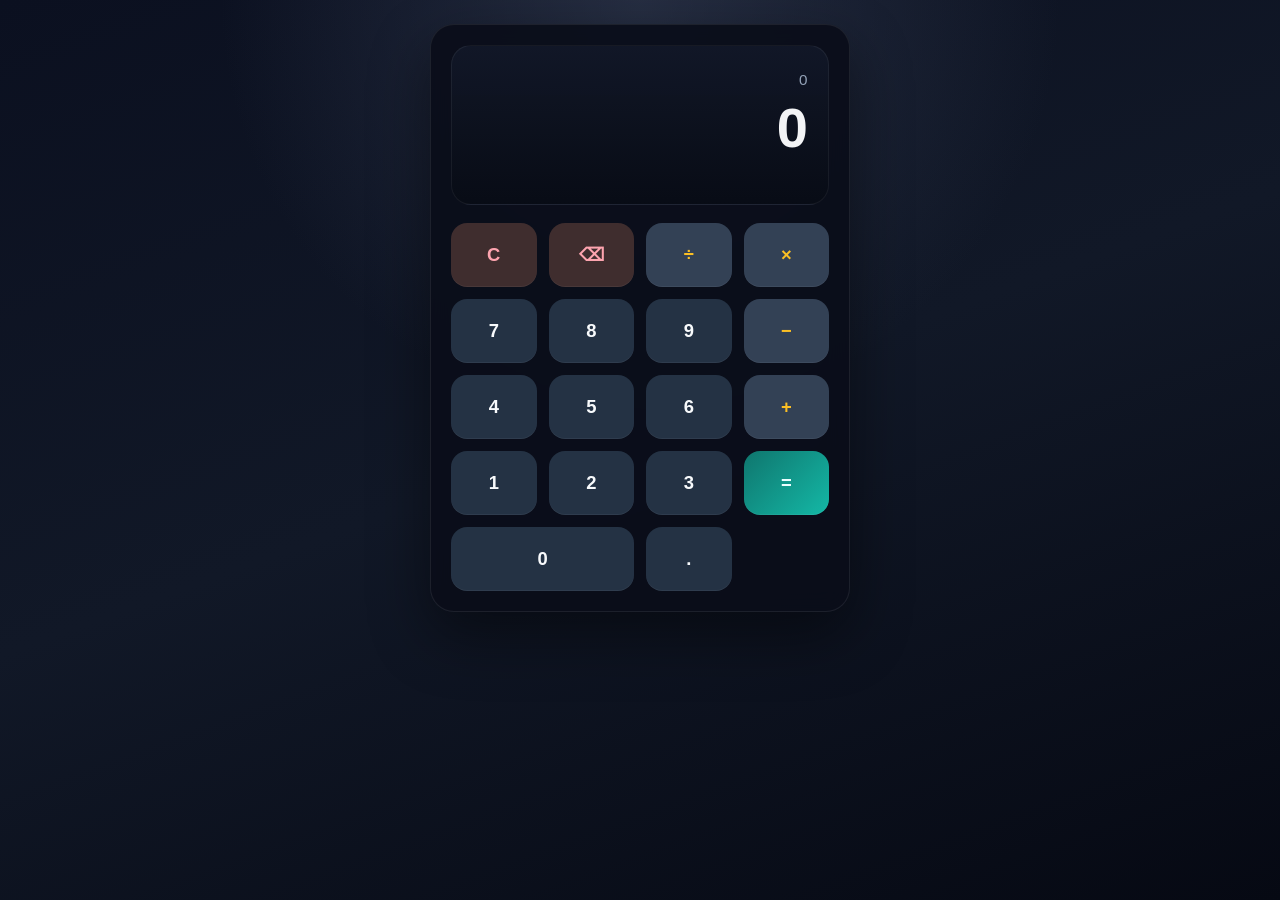
<file: WebDev-L2-Task1-Calculator/index.html>
<!DOCTYPE html>
<html lang="en">
<head>
  <meta charset="UTF-8">
  <meta name="viewport" content="width=device-width, initial-scale=1.0">
  <title>Calculator</title>
  <link rel="stylesheet" href="style.css">
</head>

<body>

  <main class="calculator" aria-label="Calculator">
    <section class="display" aria-live="polite" aria-atomic="true">
      <div class="display-history" id="history">&nbsp;</div>
      <div class="display-result" id="result">0</div>
      <div class="display-error" id="error" role="status" aria-live="assertive"></div>
    </section>

    <section class="buttons" aria-label="Calculator buttons">
      <button class="button control clear" type="button" data-action="clear" aria-label="Clear all">C</button>
      <button class="button control delete" type="button" data-action="delete" aria-label="Delete last character">⌫</button>
      <button class="button operator" type="button" data-operator="/" aria-label="Divide">÷</button>
      <button class="button operator" type="button" data-operator="*" aria-label="Multiply">×</button>

      <button class="button number" type="button" data-number="7" aria-label="Seven">7</button>
      <button class="button number" type="button" data-number="8" aria-label="Eight">8</button>
      <button class="button number" type="button" data-number="9" aria-label="Nine">9</button>
      <button class="button operator" type="button" data-operator="-" aria-label="Subtract">−</button>

      <button class="button number" type="button" data-number="4" aria-label="Four">4</button>
      <button class="button number" type="button" data-number="5" aria-label="Five">5</button>
      <button class="button number" type="button" data-number="6" aria-label="Six">6</button>
      <button class="button operator" type="button" data-operator="+" aria-label="Add">+</button>

      <button class="button number" type="button" data-number="1" aria-label="One">1</button>
      <button class="button number" type="button" data-number="2" aria-label="Two">2</button>
      <button class="button number" type="button" data-number="3" aria-label="Three">3</button>
      <button class="button equals" type="button" data-action="calculate" aria-label="Equals">=</button>

      <button class="button number zero" type="button" data-number="0" aria-label="Zero">0</button>
      <button class="button number decimal" type="button" data-number="." aria-label="Decimal point">.</button>
    </section>
  </main>

  <script src="script.js"></script>

</body>
</html>
</file>
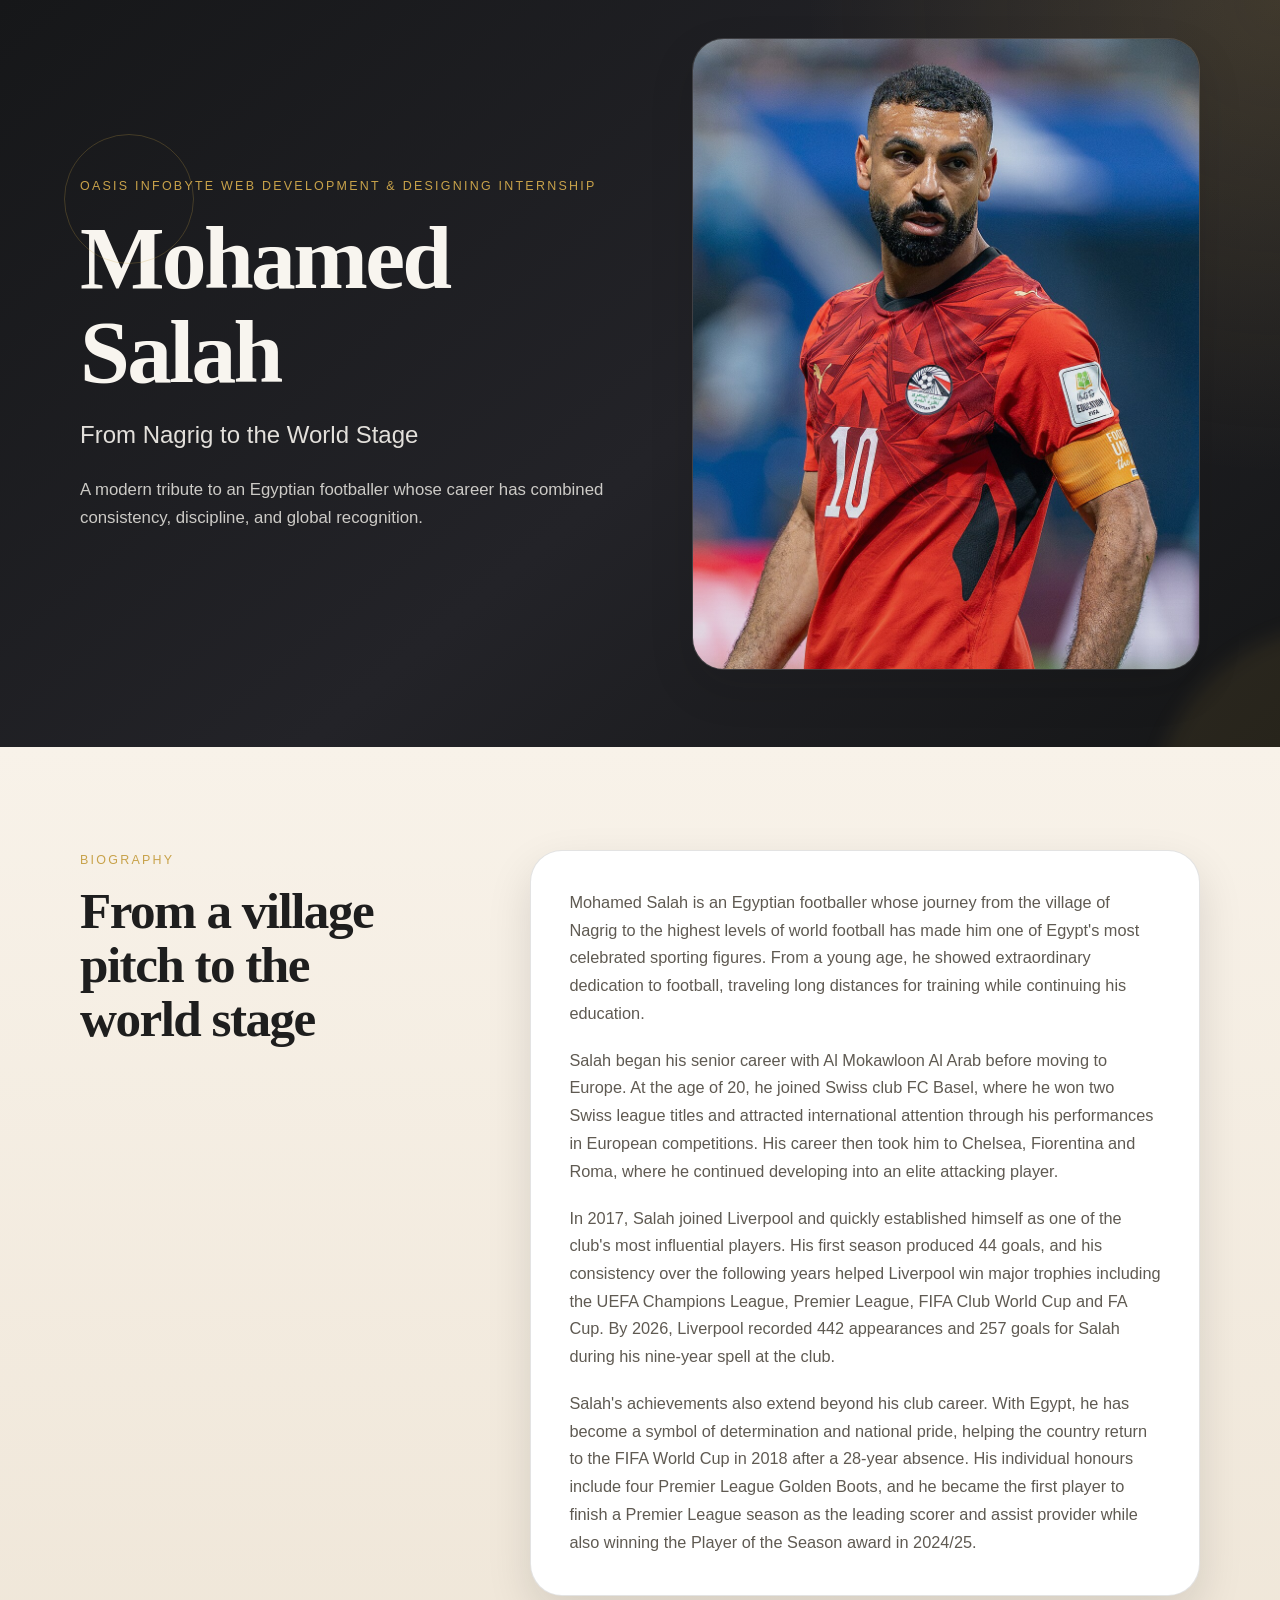
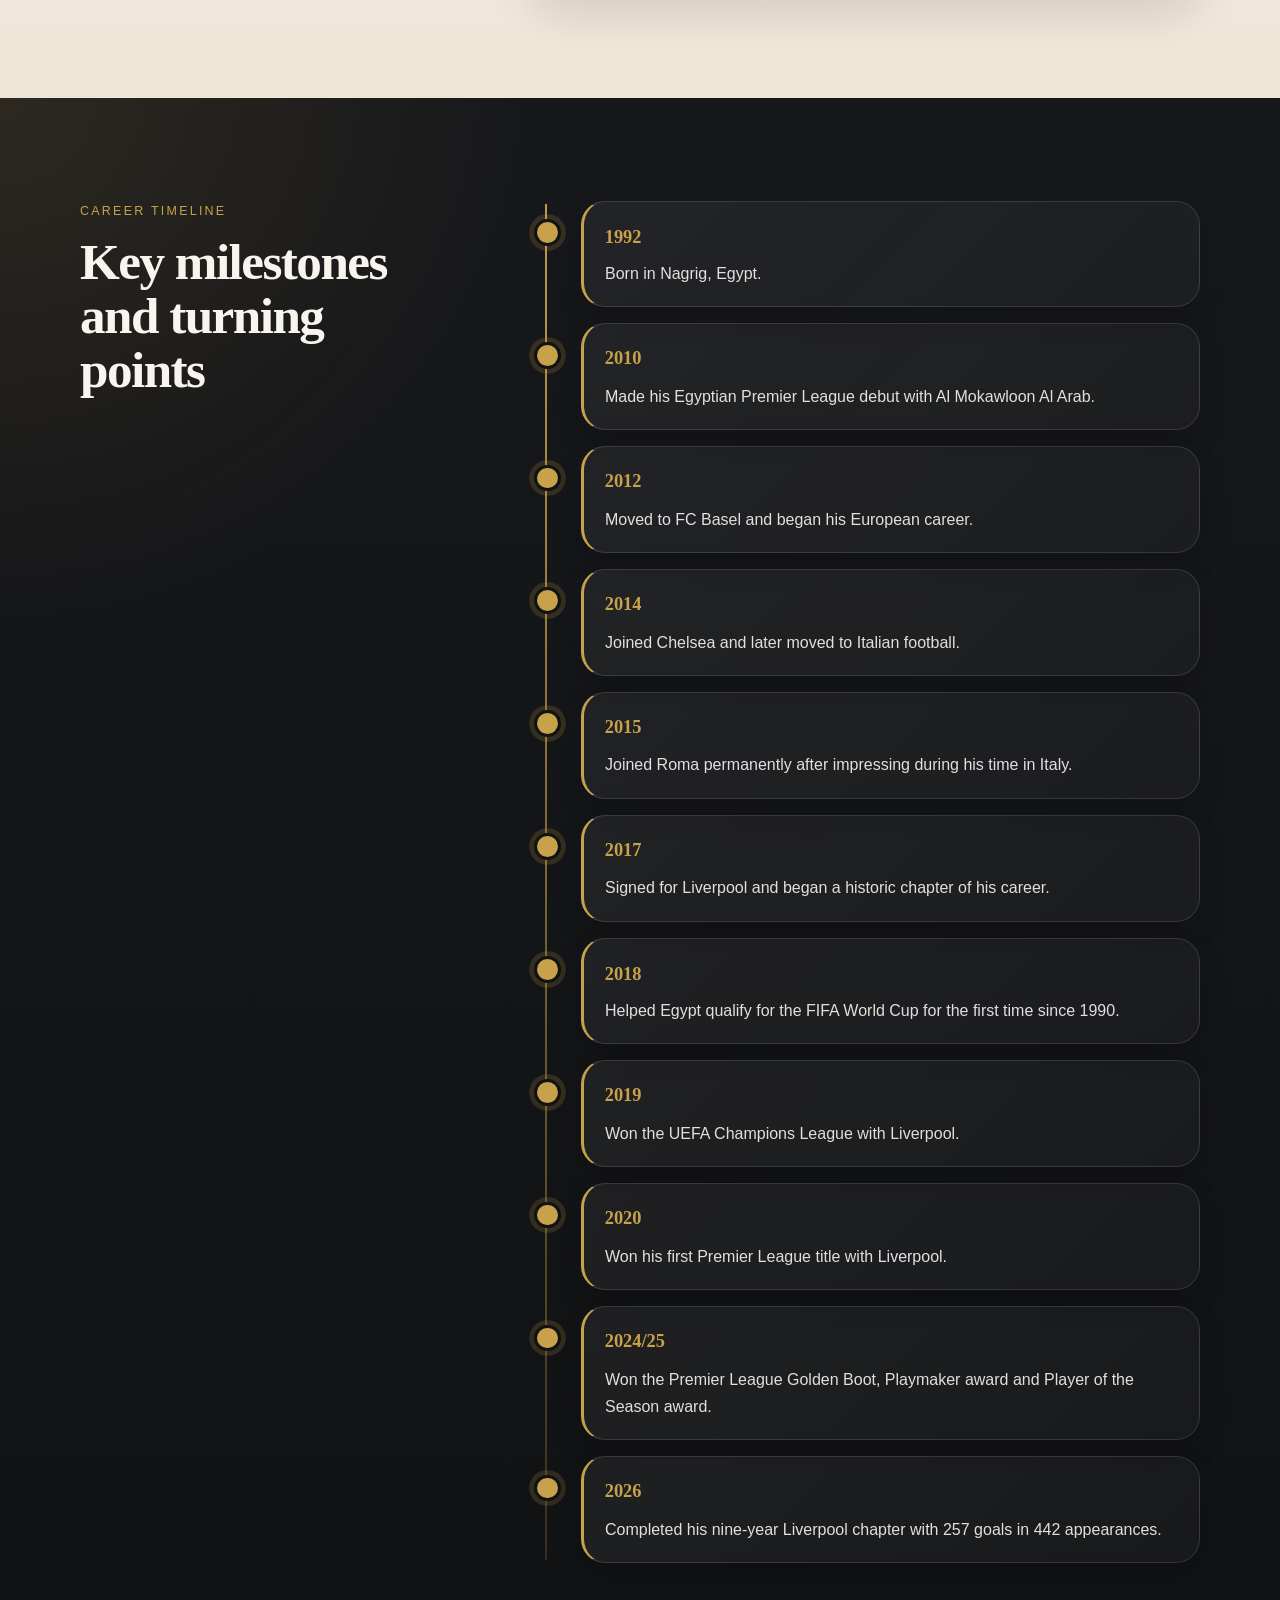
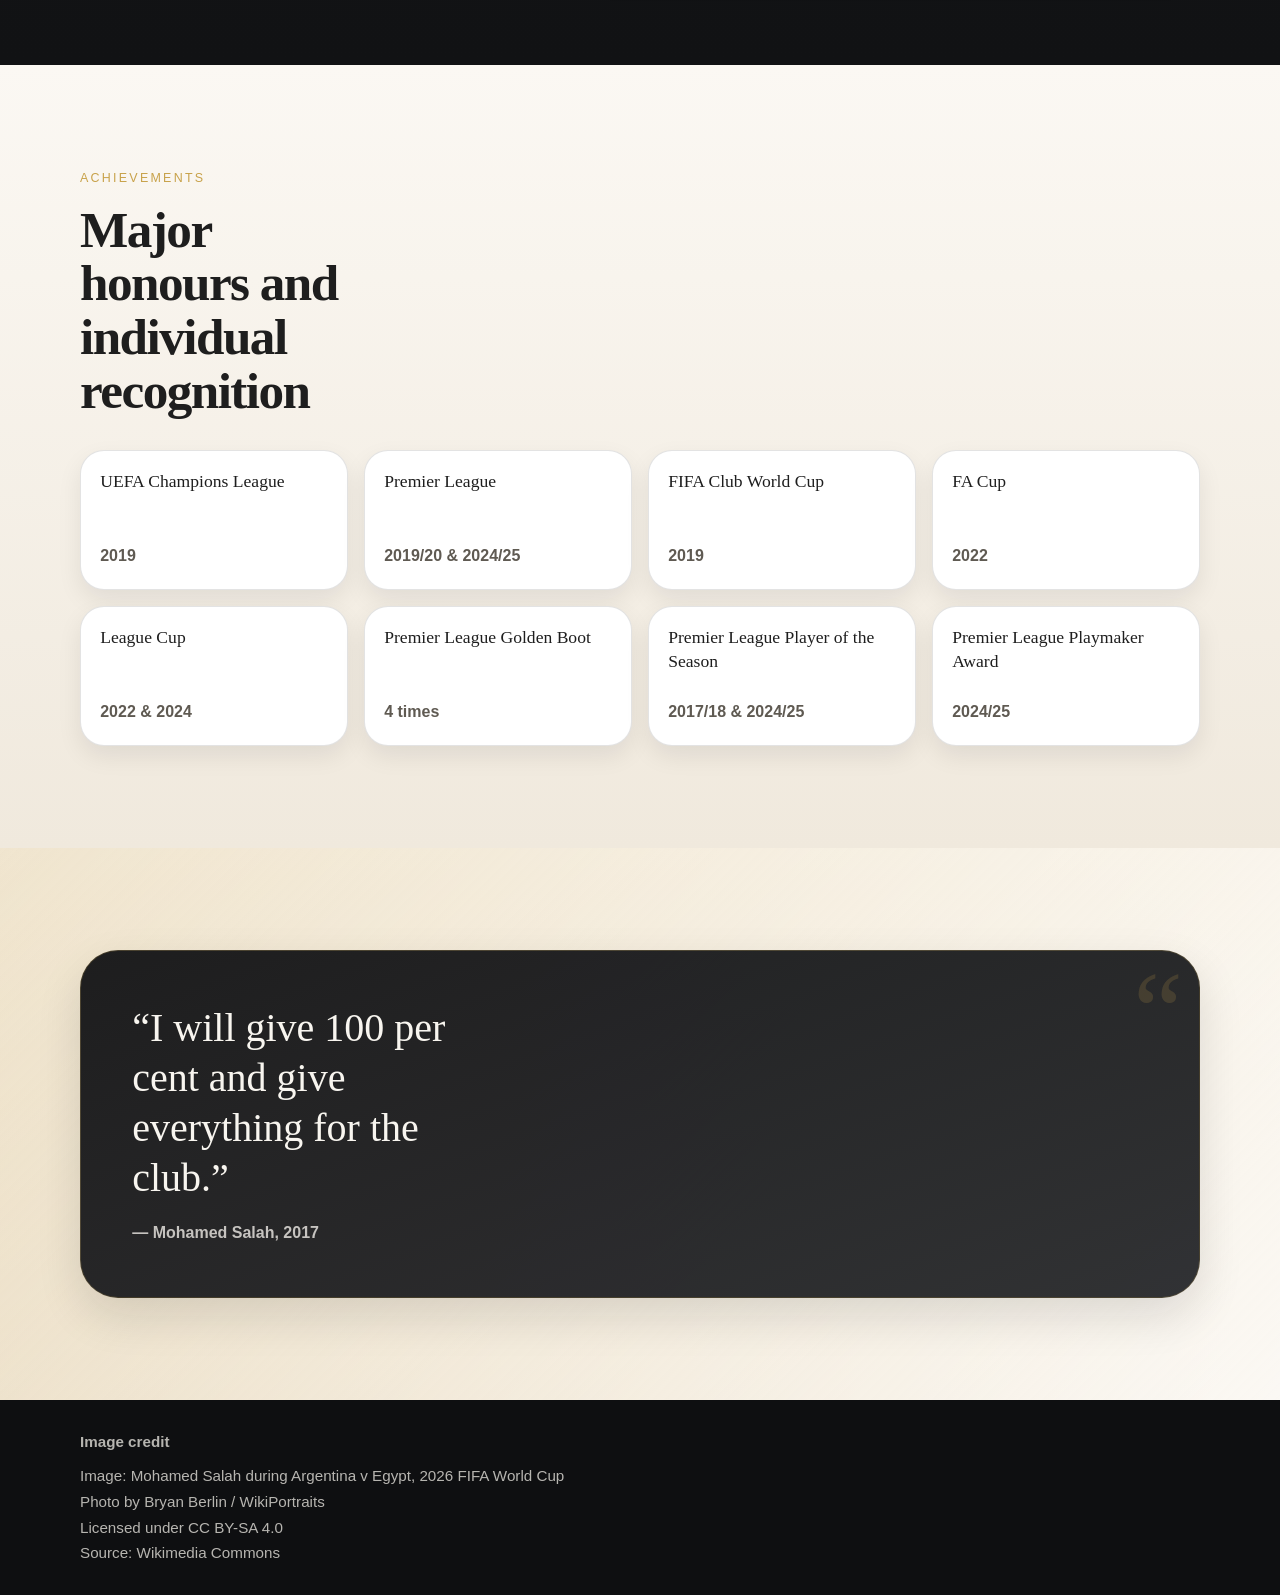
<file: WebDev-L2-Task2-TributePage/index.html>
<!DOCTYPE html>
<html lang="en">
<head>
	<meta charset="UTF-8">
	<meta name="viewport" content="width=device-width, initial-scale=1.0">
	<meta name="description" content="A responsive tribute page for Mohamed Salah, the Egyptian footballer.">
	<title>Mohamed Salah | From Nagrig to the World Stage</title>
	<link rel="stylesheet" href="style.css">
</head>
<body>
	<header class="hero" id="top">
		<div class="hero__inner container">
			<div class="hero__content">
				<p class="eyebrow">Oasis Infobyte Web Development & Designing Internship</p>
				<h1>Mohamed Salah</h1>
				<p class="hero__tagline">From Nagrig to the World Stage</p>
				<p class="hero__intro">A modern tribute to an Egyptian footballer whose career has combined consistency, discipline, and global recognition.</p>
			</div>

			<figure class="hero__figure">
				<img src="images/mo-salah.jpg" alt="Mohamed Salah during Argentina v Egypt at the 2026 FIFA World Cup" class="hero__image">
			</figure>
		</div>
	</header>

	<main>
		<section class="section section--bio">
			<div class="container section__grid">
				<div class="section__heading">
					<p class="section__label">Biography</p>
					<h2>From a village pitch to the world stage</h2>
				</div>

				<div class="card card--story">
					<p>Mohamed Salah is an Egyptian footballer whose journey from the village of Nagrig to the highest levels of world football has made him one of Egypt's most celebrated sporting figures. From a young age, he showed extraordinary dedication to football, traveling long distances for training while continuing his education.</p>

					<p>Salah began his senior career with Al Mokawloon Al Arab before moving to Europe. At the age of 20, he joined Swiss club FC Basel, where he won two Swiss league titles and attracted international attention through his performances in European competitions. His career then took him to Chelsea, Fiorentina and Roma, where he continued developing into an elite attacking player.</p>

					<p>In 2017, Salah joined Liverpool and quickly established himself as one of the club's most influential players. His first season produced 44 goals, and his consistency over the following years helped Liverpool win major trophies including the UEFA Champions League, Premier League, FIFA Club World Cup and FA Cup. By 2026, Liverpool recorded 442 appearances and 257 goals for Salah during his nine-year spell at the club.</p>

					<p>Salah's achievements also extend beyond his club career. With Egypt, he has become a symbol of determination and national pride, helping the country return to the FIFA World Cup in 2018 after a 28-year absence. His individual honours include four Premier League Golden Boots, and he became the first player to finish a Premier League season as the leading scorer and assist provider while also winning the Player of the Season award in 2024/25.</p>
				</div>
			</div>
		</section>

		<section class="section section--timeline" aria-labelledby="timeline-title">
			<div class="container">
				<div class="section__heading section__heading--light">
					<p class="section__label">Career Timeline</p>
					<h2 id="timeline-title">Key milestones and turning points</h2>
				</div>

				<ol class="timeline">
					<li class="timeline__item">
						<article class="timeline__card">
							<time datetime="1992">1992</time>
							<p>Born in Nagrig, Egypt.</p>
						</article>
					</li>
					<li class="timeline__item">
						<article class="timeline__card">
							<time datetime="2010">2010</time>
							<p>Made his Egyptian Premier League debut with Al Mokawloon Al Arab.</p>
						</article>
					</li>
					<li class="timeline__item">
						<article class="timeline__card">
							<time datetime="2012">2012</time>
							<p>Moved to FC Basel and began his European career.</p>
						</article>
					</li>
					<li class="timeline__item">
						<article class="timeline__card">
							<time datetime="2014">2014</time>
							<p>Joined Chelsea and later moved to Italian football.</p>
						</article>
					</li>
					<li class="timeline__item">
						<article class="timeline__card">
							<time datetime="2015">2015</time>
							<p>Joined Roma permanently after impressing during his time in Italy.</p>
						</article>
					</li>
					<li class="timeline__item">
						<article class="timeline__card">
							<time datetime="2017">2017</time>
							<p>Signed for Liverpool and began a historic chapter of his career.</p>
						</article>
					</li>
					<li class="timeline__item">
						<article class="timeline__card">
							<time datetime="2018">2018</time>
							<p>Helped Egypt qualify for the FIFA World Cup for the first time since 1990.</p>
						</article>
					</li>
					<li class="timeline__item">
						<article class="timeline__card">
							<time datetime="2019">2019</time>
							<p>Won the UEFA Champions League with Liverpool.</p>
						</article>
					</li>
					<li class="timeline__item">
						<article class="timeline__card">
							<time datetime="2020">2020</time>
							<p>Won his first Premier League title with Liverpool.</p>
						</article>
					</li>
					<li class="timeline__item">
						<article class="timeline__card">
							<time datetime="2025">2024/25</time>
							<p>Won the Premier League Golden Boot, Playmaker award and Player of the Season award.</p>
						</article>
					</li>
					<li class="timeline__item">
						<article class="timeline__card">
							<time datetime="2026">2026</time>
							<p>Completed his nine-year Liverpool chapter with 257 goals in 442 appearances.</p>
						</article>
					</li>
				</ol>
			</div>
		</section>

		<section class="section section--achievements">
			<div class="container">
				<div class="section__heading">
					<p class="section__label">Achievements</p>
					<h2>Major honours and individual recognition</h2>
				</div>

				<div class="achievement-grid">
					<article class="achievement-card">
						<p class="achievement-card__title">UEFA Champions League</p>
						<p class="achievement-card__meta">2019</p>
					</article>
					<article class="achievement-card">
						<p class="achievement-card__title">Premier League</p>
						<p class="achievement-card__meta">2019/20 &amp; 2024/25</p>
					</article>
					<article class="achievement-card">
						<p class="achievement-card__title">FIFA Club World Cup</p>
						<p class="achievement-card__meta">2019</p>
					</article>
					<article class="achievement-card">
						<p class="achievement-card__title">FA Cup</p>
						<p class="achievement-card__meta">2022</p>
					</article>
					<article class="achievement-card">
						<p class="achievement-card__title">League Cup</p>
						<p class="achievement-card__meta">2022 &amp; 2024</p>
					</article>
					<article class="achievement-card">
						<p class="achievement-card__title">Premier League Golden Boot</p>
						<p class="achievement-card__meta">4 times</p>
					</article>
					<article class="achievement-card">
						<p class="achievement-card__title">Premier League Player of the Season</p>
						<p class="achievement-card__meta">2017/18 &amp; 2024/25</p>
					</article>
					<article class="achievement-card">
						<p class="achievement-card__title">Premier League Playmaker Award</p>
						<p class="achievement-card__meta">2024/25</p>
					</article>
				</div>
			</div>
		</section>

		<section class="section section--quote" aria-label="Mohamed Salah quote">
			<div class="container">
				<blockquote class="quote">
					<p>“I will give 100 per cent and give everything for the club.”</p>
					<footer>— Mohamed Salah, 2017</footer>
				</blockquote>
			</div>
		</section>
	</main>

	<footer class="footer">
		<div class="container footer__inner">
			<p><strong>Image credit</strong></p>
			<p>Image: Mohamed Salah during Argentina v Egypt, 2026 FIFA World Cup<br>Photo by Bryan Berlin / WikiPortraits<br>Licensed under CC BY-SA 4.0<br>Source: Wikimedia Commons</p>
		</div>
	</footer>
</body>
</html>
</file>
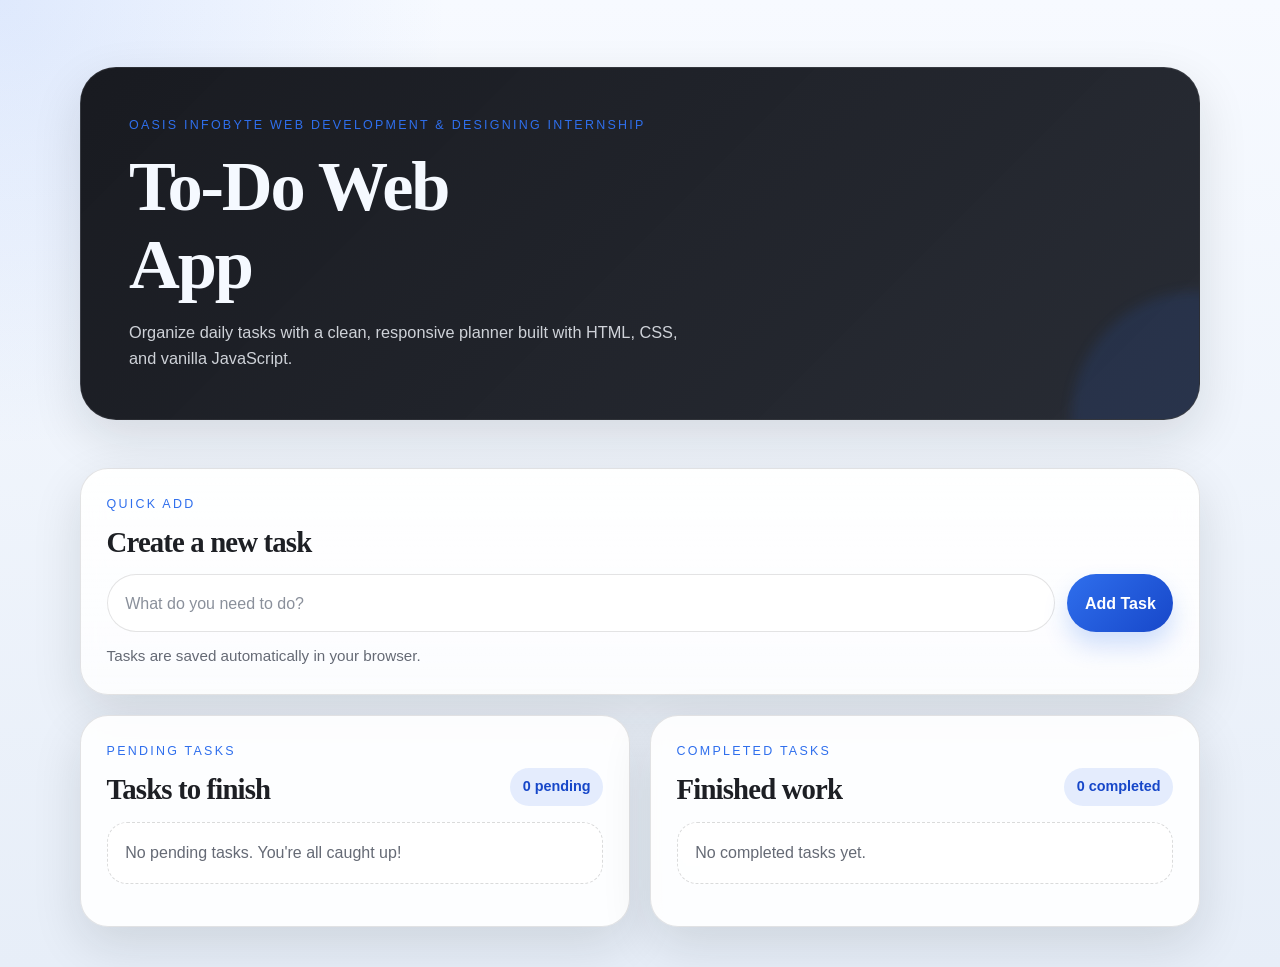
<file: WebDev-L2-Task3-ToDoWebApp/index.html>
<!DOCTYPE html>
<html lang="en">
<head>
	<meta charset="UTF-8">
	<meta name="viewport" content="width=device-width, initial-scale=1.0">
	<meta name="description" content="A modern responsive to-do web app for the Oasis Infobyte internship.">
	<title>To-Do Web App | Oasis Infobyte</title>
	<link rel="stylesheet" href="style.css">
	<script src="script.js" defer></script>
</head>
<body>
	<div class="app-shell">
		<header class="hero">
			<div class="container hero__inner">
				<p class="eyebrow">Oasis Infobyte Web Development &amp; Designing Internship</p>
				<h1>To-Do Web App</h1>
				<p class="hero__subtitle">Organize daily tasks with a clean, responsive planner built with HTML, CSS, and vanilla JavaScript.</p>
			</div>
		</header>

		<main class="container main-grid">
			<section class="panel panel--composer" aria-labelledby="task-form-title">
				<div class="panel__heading-block">
					<p class="section-label">Quick Add</p>
					<h2 id="task-form-title">Create a new task</h2>
				</div>

				<form id="task-form" class="task-form" autocomplete="off">
					<label class="sr-only" for="task-input">Task description</label>
					<input id="task-input" name="task" type="text" maxlength="120" placeholder="What do you need to do?" aria-describedby="task-help">
					<button type="submit" class="btn btn--primary">Add Task</button>
				</form>
				<p id="task-help" class="help-text">Tasks are saved automatically in your browser.</p>
			</section>

			<section class="lists-grid" aria-label="Task lists">
				<section class="panel tasks-panel" aria-labelledby="pending-heading">
					<div class="panel__heading-block panel__heading-block--row">
						<div>
							<p class="section-label">Pending Tasks</p>
							<h2 id="pending-heading">Tasks to finish</h2>
						</div>
						<span id="pending-count" class="counter" aria-live="polite">0 pending</span>
					</div>
					<div id="pending-empty" class="empty-state">No pending tasks. You're all caught up!</div>
					<ul id="pending-list" class="task-list" aria-live="polite" aria-relevant="additions removals text"></ul>
				</section>

				<section class="panel tasks-panel" aria-labelledby="completed-heading">
					<div class="panel__heading-block panel__heading-block--row">
						<div>
							<p class="section-label">Completed Tasks</p>
							<h2 id="completed-heading">Finished work</h2>
						</div>
						<span id="completed-count" class="counter" aria-live="polite">0 completed</span>
					</div>
					<div id="completed-empty" class="empty-state">No completed tasks yet.</div>
					<ul id="completed-list" class="task-list" aria-live="polite" aria-relevant="additions removals text"></ul>
				</section>
			</section>
		</main>
	</div>
</body>
</html>
</file>
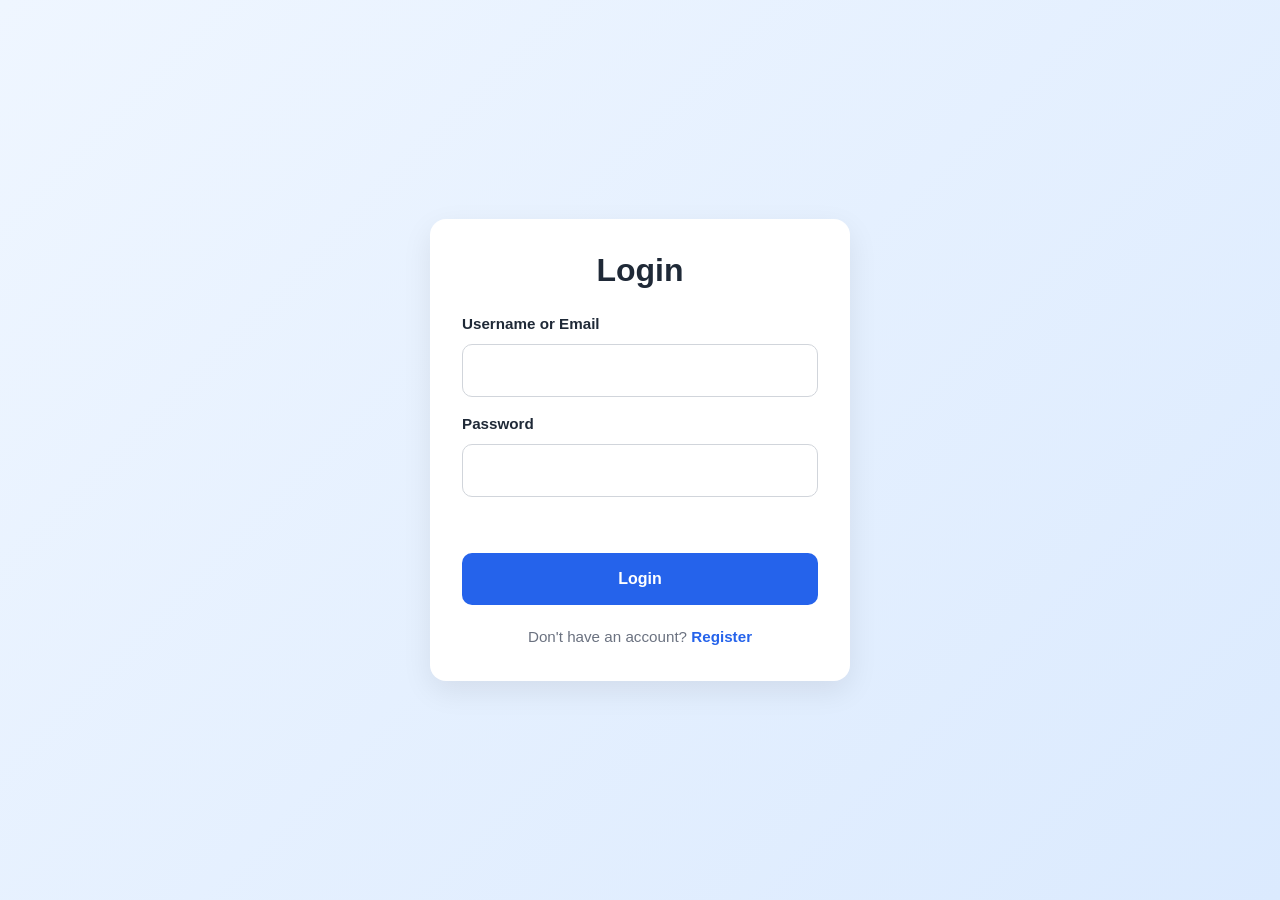
<file: WebDev-L2-Task4-LoginAuthentication/index.html>
<!DOCTYPE html>
<html lang="en">
<head>
    <meta charset="UTF-8">
    <meta name="viewport" content="width=device-width, initial-scale=1.0">
    <title>Login | Authentication System</title>

    <link rel="stylesheet" href="style.css">
</head>
<body>

    <main class="auth-container">

        <section class="auth-card">

            <h1>Login</h1>

            <form id="loginForm" novalidate>

                <div class="form-group">
                    <label for="loginUsername">Username or Email</label>

                    <input
                        type="text"
                        id="loginUsername"
                        name="username"
                        autocomplete="username"
                        required
                    >
                </div>

                <div class="form-group">
                    <label for="loginPassword">Password</label>

                    <input
                        type="password"
                        id="loginPassword"
                        name="password"
                        autocomplete="current-password"
                        required
                    >
                </div>

                <div
                    id="loginError"
                    class="message error-message"
                    aria-live="polite"
                ></div>

                <button type="submit">
                    Login
                </button>

            </form>

            <p class="auth-link">
                Don't have an account?
                <a href="register.html">Register</a>
            </p>

        </section>

    </main>

    <script src="script.js"></script>

</body>
</html>
</file>
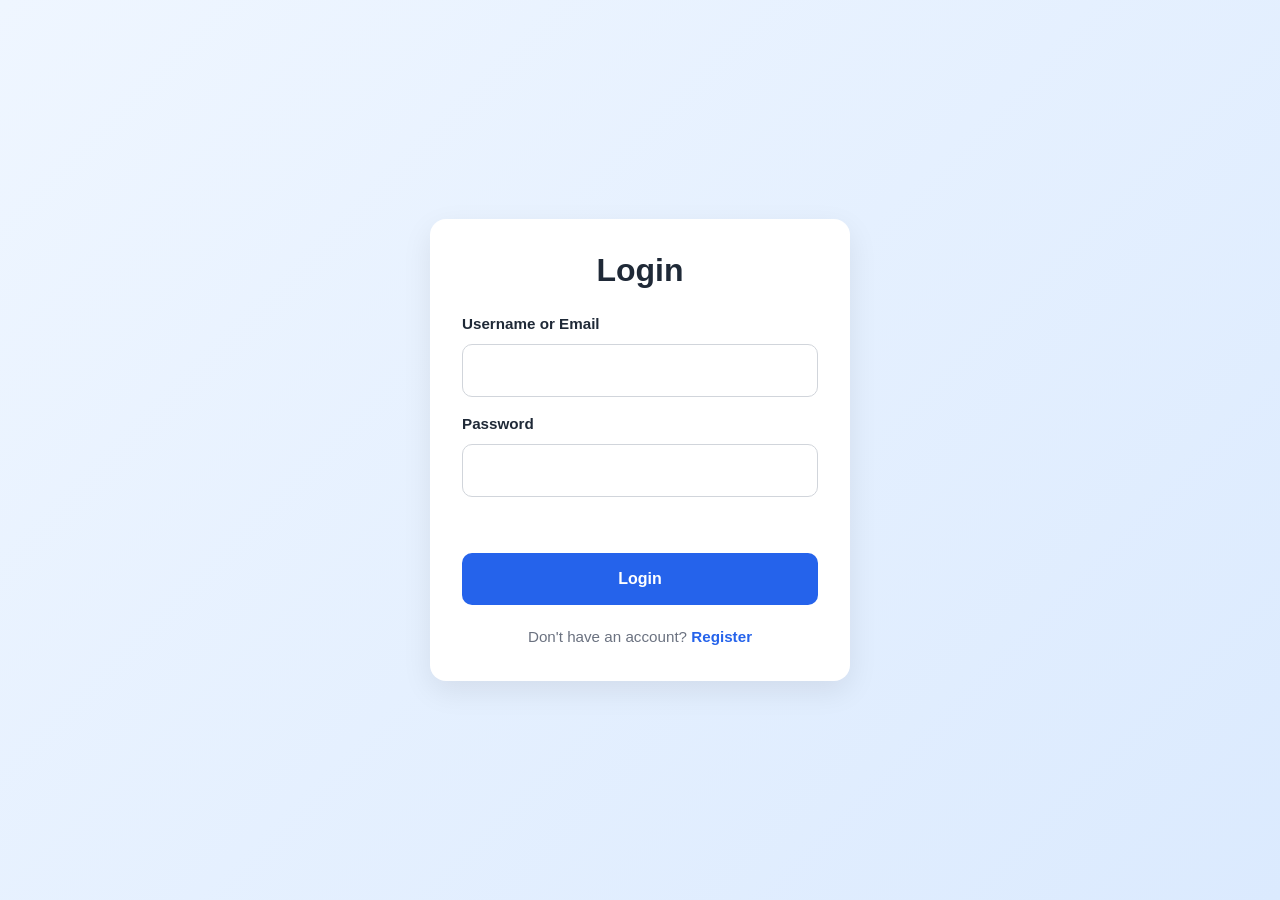
<file: WebDev-L2-Task4-LoginAuthentication/dashboard.html>
<!DOCTYPE html>
<html lang="en">
<head>
    <meta charset="UTF-8">
    <meta name="viewport" content="width=device-width, initial-scale=1.0">
    <title>Dashboard | Authentication System</title>

    <link rel="stylesheet" href="style.css">
</head>
<body>

    <main class="dashboard-container">

        <section class="dashboard-card">

            <h1 id="welcomeMessage">
                Welcome!
            </h1>

            <div class="dashboard-content">

                <h2>Protected Dashboard</h2>

                <p>
                    You are successfully authenticated and currently
                    viewing a protected page.
                </p>

            </div>

            <button
                type="button"
                id="logoutBtn"
            >
                Logout
            </button>

        </section>

    </main>

    <script src="script.js"></script>

</body>
</html>
</file>
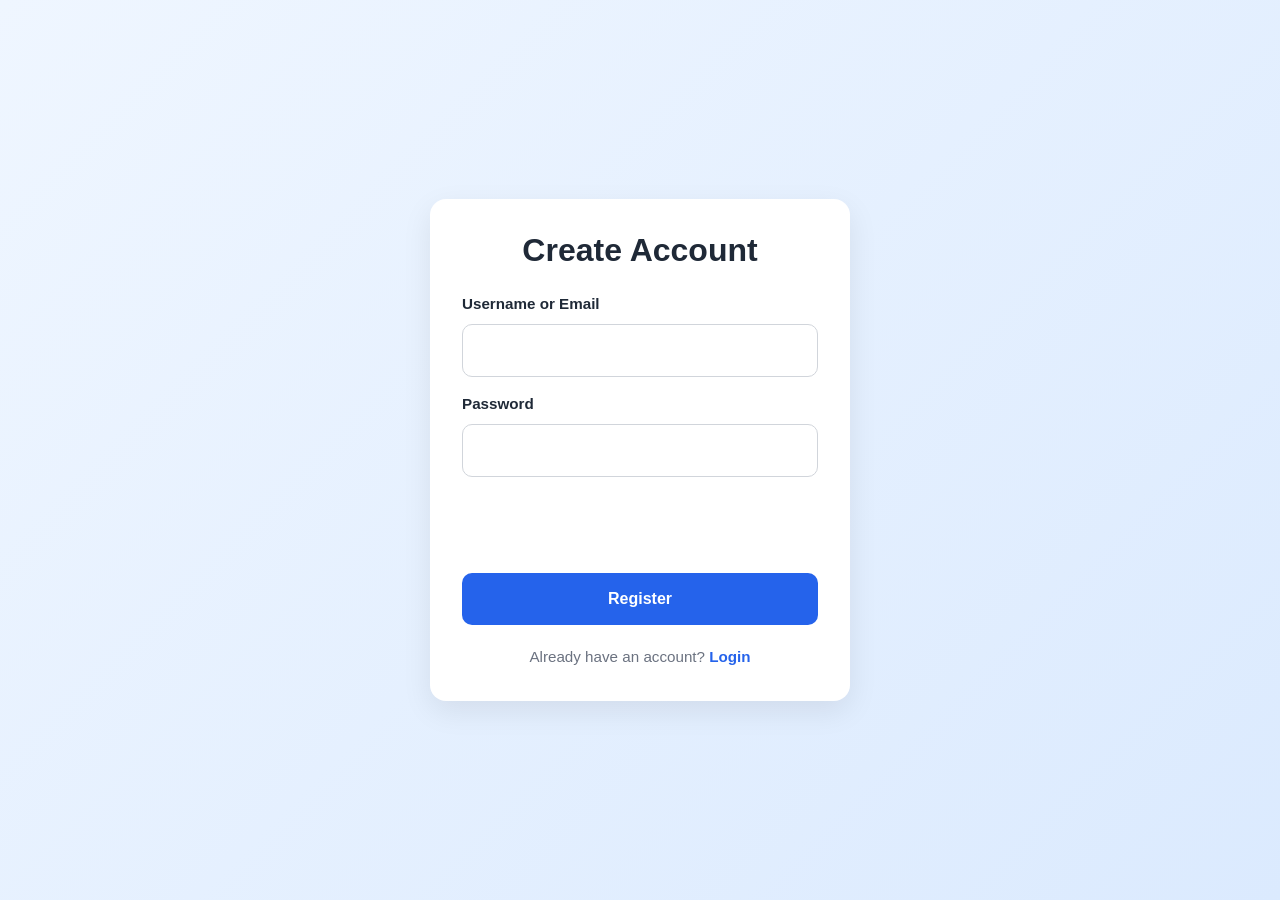
<file: WebDev-L2-Task4-LoginAuthentication/register.html>
<!DOCTYPE html>
<html lang="en">

<head>
    <meta charset="UTF-8">
    <meta name="viewport" content="width=device-width, initial-scale=1.0">
    <title>Register | Authentication System</title>

    <link rel="stylesheet" href="style.css">
</head>

<body>

    <main class="auth-container">

        <section class="auth-card">

            <h1>Create Account</h1>

            <form id="registerForm" novalidate>

                <div class="form-group">
                    <label for="registerUsername">
                        Username or Email
                    </label>

                    <input type="text" id="registerUsername" name="username" autocomplete="username" required>
                </div>

                <div class="form-group">
                    <label for="registerPassword">
                        Password
                    </label>

                    <input type="password" id="registerPassword" name="password" autocomplete="new-password" required>
                </div>

                <div id="registerError" class="message error-message" aria-live="polite"></div>

                <div id="registerSuccess" class="message success-message" aria-live="polite"></div>

                <button type="submit">
                    Register
                </button>

            </form>

            <p class="auth-link">
                Already have an account?
                <a href="index.html">Login</a>
            </p>

        </section>

    </main>

    <script src="script.js"></script>

</body>

</html>
</file>
<file: WebDev-L2-Task1-Calculator/style.css>
* {
	box-sizing: border-box;
}

html,
body {
	margin: 0;
	min-height: 100%;
}

body {
	font-family: Arial, Helvetica, sans-serif;
	background:
		radial-gradient(circle at top, rgba(58, 68, 92, 0.55), transparent 38%),
		linear-gradient(160deg, #0b1020 0%, #111827 48%, #060913 100%);
	color: #f3f4f6;
	display: grid;
	place-items: center;
	padding: 24px;
}

.calculator {
	width: min(100%, 420px);
	background: rgba(10, 14, 26, 0.92);
	border: 1px solid rgba(255, 255, 255, 0.08);
	border-radius: 24px;
	padding: 20px;
	box-shadow: 0 24px 60px rgba(0, 0, 0, 0.45);
	backdrop-filter: blur(12px);
}

.display {
	min-height: 160px;
	padding: 20px;
	border-radius: 20px;
	background: linear-gradient(180deg, rgba(18, 24, 40, 0.95), rgba(8, 12, 22, 0.98));
	border: 1px solid rgba(255, 255, 255, 0.06);
	display: flex;
	flex-direction: column;
	justify-content: flex-end;
	gap: 8px;
	margin-bottom: 18px;
	text-align: right;
}

.display-history {
	min-height: 1.2em;
	color: #94a3b8;
	font-size: 0.95rem;
	letter-spacing: 0.04em;
	overflow: hidden;
	text-overflow: ellipsis;
	white-space: nowrap;
}

.display-result {
	font-size: clamp(2rem, 7vw, 3.5rem);
	font-weight: 700;
	line-height: 1.1;
	word-break: break-all;
}

.display-error {
	min-height: 1.2em;
	color: #fda4af;
	font-size: 0.92rem;
}

.buttons {
	display: grid;
	grid-template-columns: repeat(4, minmax(0, 1fr));
	gap: 12px;
}

.button {
	border: none;
	border-radius: 16px;
	min-height: 64px;
	font-size: 1.15rem;
	font-weight: 700;
	color: #f8fafc;
	background: #1e293b;
	cursor: pointer;
	transition: transform 0.14s ease, background-color 0.14s ease, box-shadow 0.14s ease;
	box-shadow: inset 0 -1px 0 rgba(255, 255, 255, 0.05);
}

.button:hover {
	transform: translateY(-1px);
	background: #273449;
}

.button:active {
	transform: translateY(1px) scale(0.99);
}

.button:focus-visible {
	outline: 3px solid rgba(96, 165, 250, 0.85);
	outline-offset: 2px;
}

.number {
	background: #243244;
}

.number:hover {
	background: #304156;
}

.operator {
	background: #334155;
	color: #fbbf24;
}

.operator:hover {
	background: #425067;
}

.control {
	background: #3f2d2e;
	color: #fda4af;
}

.control:hover {
	background: #53393a;
}

.equals {
	background: linear-gradient(135deg, #0f766e, #14b8a6);
	color: #ecfeff;
}

.equals:hover {
	background: linear-gradient(135deg, #0e6b64, #0f9f94);
}

.zero {
	grid-column: span 2;
}

@media (max-width: 480px) {
	body {
		padding: 14px;
	}

	.calculator {
		padding: 16px;
		border-radius: 20px;
	}

	.display {
		min-height: 140px;
		padding: 16px;
	}

	.button {
		min-height: 56px;
		border-radius: 14px;
	}
}
</file>
<file: WebDev-L2-Task2-TributePage/style.css>
:root {
	--bg: #f4efe7;
	--bg-alt: #111214;
	--surface: #ffffff;
	--surface-soft: #f8f4ee;
	--text: #1e1e1e;
	--text-muted: #5f5a52;
	--text-light: #f8f5ef;
	--gold: #c8a24a;
	--gold-soft: rgba(200, 162, 74, 0.16);
	--border: rgba(30, 30, 30, 0.12);
	--shadow: 0 18px 45px rgba(17, 18, 20, 0.12);
	--radius-xl: 32px;
	--radius-lg: 24px;
	--radius-md: 18px;
	--container: 1120px;
	--section-gap: clamp(4rem, 8vw, 7rem);
}

* {
	box-sizing: border-box;
}

html {
	scroll-behavior: smooth;
}

body {
	margin: 0;
	color: var(--text);
	background: linear-gradient(180deg, #faf7f2 0%, #f1ebe1 100%);
	font-family: "Segoe UI", Tahoma, Geneva, Verdana, sans-serif;
	line-height: 1.7;
	text-rendering: optimizeLegibility;
	-webkit-font-smoothing: antialiased;
	-moz-osx-font-smoothing: grayscale;
}

img {
	display: block;
	max-width: 100%;
}

button,
a {
	font: inherit;
}

a {
	color: inherit;
}

a:hover,
a:focus-visible,
button:focus-visible {
	outline: none;
}

a:hover {
	opacity: 0.92;
}

:focus-visible {
	outline: 3px solid rgba(200, 162, 74, 0.45);
	outline-offset: 3px;
}

.container {
	width: min(calc(100% - 2rem), var(--container));
	margin-inline: auto;
}

.hero {
	background:
		radial-gradient(circle at top right, rgba(200, 162, 74, 0.18), transparent 32%),
		linear-gradient(140deg, #161719 0%, #232328 55%, #151617 100%);
	color: var(--text-light);
	padding: clamp(1.5rem, 3vw, 2.5rem) 0 clamp(3rem, 6vw, 5rem);
	position: relative;
	overflow: hidden;
}

.hero::after {
	content: "";
	position: absolute;
	inset: auto -20% -35% auto;
	width: 24rem;
	aspect-ratio: 1;
	border-radius: 50%;
	background: rgba(200, 162, 74, 0.1);
	filter: blur(10px);
	pointer-events: none;
}

.hero__inner {
	display: grid;
	grid-template-columns: minmax(0, 1.05fr) minmax(280px, 0.95fr);
	gap: clamp(1.5rem, 4vw, 4rem);
	align-items: center;
	position: relative;
	z-index: 1;
}

.hero__content {
	padding-block: clamp(1rem, 2vw, 2rem);
	position: relative;
	z-index: 1;
	max-width: 38rem;
}

.hero__content::before {
	content: "";
	position: absolute;
	inset: -1rem auto auto -1rem;
	width: 8rem;
	height: 8rem;
	border: 1px solid rgba(200, 162, 74, 0.25);
	border-radius: 50%;
	pointer-events: none;
}

.eyebrow,
.section__label {
	margin: 0 0 0.85rem;
	text-transform: uppercase;
	letter-spacing: 0.18em;
	font-size: 0.78rem;
	color: var(--gold);
}

.hero h1,
.section__heading h2 {
	margin: 0;
	font-family: Georgia, "Times New Roman", serif;
	letter-spacing: -0.03em;
	line-height: 1.05;
}

.hero h1 {
	font-size: clamp(3rem, 7vw, 6.5rem);
	max-width: 8ch;
}

.hero__tagline {
	margin: 1rem 0 0;
	font-size: clamp(1.2rem, 2vw, 1.5rem);
	color: rgba(248, 245, 239, 0.9);
}

.hero__intro {
	margin: 1.25rem 0 0;
	max-width: 34rem;
	color: rgba(248, 245, 239, 0.8);
	font-size: 1.05rem;
}

.hero__figure {
	margin: 0;
	border-radius: var(--radius-xl);
	overflow: hidden;
	box-shadow: var(--shadow);
	border: 1px solid rgba(255, 255, 255, 0.1);
	background: rgba(255, 255, 255, 0.04);
	transform: translateY(0);
	transition: transform 220ms ease, box-shadow 220ms ease;
	position: relative;
}

.hero__figure::after {
	content: "";
	position: absolute;
	inset: 0;
	background: linear-gradient(180deg, transparent 0%, rgba(17, 18, 20, 0.12) 100%);
	pointer-events: none;
}

.hero__figure:hover {
	transform: translateY(-6px);
	box-shadow: 0 24px 55px rgba(0, 0, 0, 0.28);
}

.hero__image {
	width: 100%;
	height: min(70vh, 720px);
	object-fit: cover;
	object-position: center top;
}

.section {
	padding: var(--section-gap) 0;
}

.section--bio {
	background: linear-gradient(180deg, #f8f2e9 0%, #efe6d8 100%);
}

.section--timeline {
	background:
		radial-gradient(circle at top left, rgba(200, 162, 74, 0.12), transparent 26%),
		linear-gradient(180deg, #17181b 0%, #111214 100%);
	color: var(--text-light);
}

.section--achievements {
	background: linear-gradient(180deg, #fbf8f3 0%, #f0e9dd 100%);
}

.section--achievements .section__heading {
	position: static;
	margin-bottom: 1.5rem;
}

.section--quote {
	background:
		linear-gradient(135deg, rgba(200, 162, 74, 0.16), rgba(255, 255, 255, 0.75)),
		linear-gradient(180deg, #f8f2e8 0%, #efe4d2 100%);
}

.section__grid {
	display: grid;
	grid-template-columns: minmax(220px, 0.75fr) minmax(0, 1.25fr);
	gap: clamp(1.5rem, 4vw, 3rem);
	align-items: start;
}

.section__heading {
	position: sticky;
	top: 1.5rem;
}

.section--timeline .section__heading {
	position: static;
	margin-bottom: 0;
}

.section--timeline .container {
	display: grid;
	grid-template-columns: minmax(220px, 0.75fr) minmax(0, 1.25fr);
	gap: clamp(1.5rem, 4vw, 3rem);
	align-items: start;
}

.section--timeline .timeline {
	margin-top: 0;
}

.section--timeline .section__heading {
	margin-bottom: 1.5rem;
	position: static;
}

.section__heading h2 {
	font-size: clamp(2rem, 4vw, 3.2rem);
	max-width: 12ch;
}

.section__heading--light h2 {
	color: var(--text-light);
}

.card {
	background: var(--surface);
	border-radius: var(--radius-xl);
	box-shadow: var(--shadow);
	border: 1px solid var(--border);
}

.card--story {
	padding: clamp(1.4rem, 3vw, 2.4rem);
}

.card--story p {
	margin: 0;
	color: var(--text-muted);
	font-size: 1.02rem;
}

.card--story p + p {
	margin-top: 1.2rem;
}

.timeline {
	list-style: none;
	margin: 2.5rem 0 0;
	padding: 0;
	position: relative;
	display: grid;
	gap: 1rem;
}

.timeline::before {
	content: "";
	position: absolute;
	left: 0.95rem;
	top: 0.2rem;
	bottom: 0.2rem;
	width: 2px;
	background: linear-gradient(180deg, rgba(200, 162, 74, 0.95), rgba(200, 162, 74, 0.2));
}

.timeline__item {
	position: relative;
	padding-left: 3.2rem;
}

.timeline__item::before {
	content: "";
	position: absolute;
	left: 0.25rem;
	top: 1.15rem;
	width: 1.3rem;
	height: 1.3rem;
	border-radius: 50%;
	background: var(--gold);
	border: 3px solid #111214;
	box-shadow: 0 0 0 0.3rem rgba(200, 162, 74, 0.18);
}

.timeline__card {
	background: linear-gradient(135deg, rgba(255, 255, 255, 0.06), rgba(255, 255, 255, 0.03));
	border: 1px solid rgba(255, 255, 255, 0.12);
	border-left: 3px solid var(--gold);
	border-radius: var(--radius-lg);
	padding: 1.2rem 1.3rem;
	backdrop-filter: blur(4px);
	transition: transform 220ms ease, background-color 220ms ease, border-color 220ms ease;
	box-shadow: 0 12px 28px rgba(0, 0, 0, 0.16);
}

.timeline__card:hover {
	transform: translateX(6px);
	background: rgba(255, 255, 255, 0.08);
	border-color: rgba(200, 162, 74, 0.45);
}

.timeline__card time {
	display: inline-block;
	margin-bottom: 0.5rem;
	color: var(--gold);
	font-family: Georgia, "Times New Roman", serif;
	font-size: 1.15rem;
	font-weight: 700;
}

.timeline__card p {
	margin: 0;
	color: rgba(248, 245, 239, 0.9);
	font-size: 1rem;
}

.achievement-grid {
	display: grid;
	grid-template-columns: repeat(4, minmax(0, 1fr));
	gap: 1rem;
	margin-top: 2rem;
}

.achievement-card {
	background: var(--surface);
	border-radius: var(--radius-lg);
	padding: 1.2rem;
	border: 1px solid var(--border);
	box-shadow: 0 10px 25px rgba(17, 18, 20, 0.08);
	min-height: 140px;
	display: flex;
	flex-direction: column;
	justify-content: space-between;
	transition: transform 220ms ease, box-shadow 220ms ease, border-color 220ms ease;
}

.achievement-card:hover {
	transform: translateY(-5px);
	border-color: rgba(200, 162, 74, 0.5);
	box-shadow: 0 18px 30px rgba(17, 18, 20, 0.12);
}

.achievement-card__title {
	margin: 0;
	font-family: Georgia, "Times New Roman", serif;
	font-size: 1.1rem;
	line-height: 1.35;
}

.achievement-card__meta {
	margin: 0.75rem 0 0;
	color: var(--text-muted);
	font-weight: 600;
}

.quote {
	margin: 0;
	padding: clamp(2rem, 4vw, 3.5rem);
	border-radius: calc(var(--radius-xl) + 6px);
	background: linear-gradient(160deg, rgba(17, 18, 20, 0.95), rgba(38, 39, 42, 0.95));
	color: var(--text-light);
	box-shadow: var(--shadow);
	border: 1px solid rgba(200, 162, 74, 0.22);
	position: relative;
	overflow: hidden;
}

.quote::before {
	content: "“";
	position: absolute;
	top: 0.2rem;
	right: 1rem;
	font-size: 7rem;
	line-height: 1;
	color: rgba(200, 162, 74, 0.18);
	font-family: Georgia, "Times New Roman", serif;
}

.quote p {
	margin: 0;
	font-family: Georgia, "Times New Roman", serif;
	font-size: clamp(1.5rem, 3.6vw, 2.5rem);
	line-height: 1.25;
	max-width: 18ch;
}

.quote footer {
	margin-top: 1rem;
	color: rgba(248, 245, 239, 0.76);
	font-weight: 600;
}

.footer {
	background: #0e0f11;
	color: rgba(248, 245, 239, 0.72);
	padding: 1.8rem 0;
}

.footer__inner {
	display: grid;
	gap: 0.5rem;
	font-size: 0.95rem;
}

.footer__inner p {
	margin: 0;
}

@media (max-width: 980px) {
	.hero__inner,
	.section__grid {
		grid-template-columns: 1fr;
	}

	.section--timeline .container {
		grid-template-columns: 1fr;
	}

	.section__heading {
		position: static;
	}

	.achievement-grid {
		grid-template-columns: repeat(2, minmax(0, 1fr));
	}
}

@media (max-width: 680px) {
	.container {
		width: min(calc(100% - 1.25rem), var(--container));
	}

	.section {
		padding: clamp(3rem, 8vw, 4.5rem) 0;
	}

	.hero {
		padding-top: 1rem;
	}

	.hero__image {
		height: 26rem;
	}

	.hero h1 {
		max-width: 100%;
	}

	.achievement-grid {
		grid-template-columns: 1fr;
	}

	.timeline::before {
		left: 0.5rem;
	}

	.timeline__item {
		padding-left: 2.4rem;
	}

	.timeline__item::before {
		left: 0;
	}
}

@media (prefers-reduced-motion: reduce) {
	html {
		scroll-behavior: auto;
	}

	*,
	*::before,
	*::after {
		animation: none !important;
		transition: none !important;
	}

	.timeline__card:hover {
		transform: none;
	}

	.hero__figure:hover,
	.achievement-card:hover {
		transform: none;
	}
}
</file>
<file: WebDev-L2-Task3-ToDoWebApp/style.css>
* {
	box-sizing: border-box;
}

:root {
	--bg: #eef4fb;
	--surface: rgba(255, 255, 255, 0.9);
	--surface-strong: #ffffff;
	--text: #1d1f24;
	--muted: #656a75;
	--line: rgba(29, 31, 36, 0.12);
	--accent: #2f6fed;
	--accent-strong: #1747c9;
	--success: #2f8f62;
	--danger: #b33b4a;
	--shadow: 0 18px 50px rgba(20, 22, 28, 0.12);
	--radius-xl: 28px;
	--radius-lg: 20px;
	--radius-md: 14px;
	--container: 1120px;
}

html {
	scroll-behavior: smooth;
}

body {
	margin: 0;
	min-height: 100vh;
	font-family: Inter, "Segoe UI", Tahoma, Geneva, Verdana, sans-serif;
	color: var(--text);
	background:
		radial-gradient(circle at top left, rgba(47, 111, 237, 0.12), transparent 28%),
		linear-gradient(180deg, #f7faff 0%, #e7eef8 100%);
	line-height: 1.6;
	text-rendering: optimizeLegibility;
	-webkit-font-smoothing: antialiased;
	-moz-osx-font-smoothing: grayscale;
}

button,
input {
	font: inherit;
}

button {
	border: 0;
	cursor: pointer;
}

button:focus-visible,
input:focus-visible {
	outline: 3px solid rgba(47, 111, 237, 0.35);
	outline-offset: 3px;
}

.container {
	width: min(calc(100% - 2rem), var(--container));
	margin-inline: auto;
}

.app-shell {
	padding: 1.2rem 0 2.5rem;
}

.hero {
	padding: clamp(1.5rem, 4vw, 3rem) 0;
}

.hero__inner {
	background: linear-gradient(135deg, rgba(20, 22, 28, 0.98), rgba(32, 36, 45, 0.96));
	color: #f5f9ff;
	border: 1px solid rgba(255, 255, 255, 0.08);
	border-radius: calc(var(--radius-xl) + 8px);
	padding: clamp(1.5rem, 4vw, 3rem);
	box-shadow: var(--shadow);
	position: relative;
	overflow: hidden;
}

.hero__inner::after {
	content: "";
	position: absolute;
	inset: auto -8rem -8rem auto;
	width: 16rem;
	height: 16rem;
	border-radius: 50%;
	background: rgba(47, 111, 237, 0.12);
	filter: blur(6px);
	pointer-events: none;
}

.eyebrow,
.section-label {
	margin: 0 0 0.75rem;
	text-transform: uppercase;
	letter-spacing: 0.18em;
	font-size: 0.78rem;
	color: var(--accent);
}

.hero h1,
.panel__heading-block h2 {
	margin: 0;
	font-family: Georgia, "Times New Roman", serif;
	letter-spacing: -0.03em;
	line-height: 1.1;
}

.hero h1 {
	font-size: clamp(2.4rem, 6vw, 4.4rem);
	max-width: 10ch;
}

.hero__subtitle {
	margin: 1rem 0 0;
	max-width: 62ch;
	color: rgba(245, 249, 255, 0.82);
	font-size: 1.02rem;
}

.main-grid {
	display: grid;
	gap: 1.25rem;
}

.panel {
	background: var(--surface);
	backdrop-filter: blur(10px);
	border: 1px solid var(--line);
	border-radius: var(--radius-xl);
	box-shadow: var(--shadow);
	padding: clamp(1.1rem, 3vw, 1.6rem);
}

.panel--composer {
	background: linear-gradient(180deg, rgba(255, 255, 255, 0.95), rgba(255, 255, 255, 0.82));
}

.panel__heading-block--row {
	display: flex;
	justify-content: space-between;
	align-items: end;
	gap: 1rem;
}

.panel__heading-block h2 {
	font-size: clamp(1.3rem, 2.5vw, 1.8rem);
}

.task-form {
	display: grid;
	grid-template-columns: minmax(0, 1fr) auto;
	gap: 0.8rem;
	margin-top: 1rem;
}

.task-form input {
	min-width: 0;
	border: 1px solid var(--line);
	background: #fff;
	color: var(--text);
	border-radius: 999px;
	padding: 0.95rem 1.1rem;
	box-shadow: inset 0 1px 0 rgba(255, 255, 255, 0.9);
}

.task-form input::placeholder {
	color: #8a909b;
}

.btn {
	display: inline-flex;
	align-items: center;
	justify-content: center;
	gap: 0.5rem;
	border-radius: 999px;
	padding: 0.95rem 1.1rem;
	font-weight: 700;
	transition: transform 180ms ease, box-shadow 180ms ease, background-color 180ms ease, border-color 180ms ease, color 180ms ease;
}

.btn:hover {
	transform: translateY(-1px);
}

.btn--primary {
	background: linear-gradient(135deg, var(--accent), var(--accent-strong));
	color: #fff;
	box-shadow: 0 14px 24px rgba(47, 111, 237, 0.22);
}

.btn--ghost {
	background: rgba(29, 31, 36, 0.05);
	color: var(--text);
	border: 1px solid var(--line);
}

.btn--danger {
	background: rgba(179, 59, 74, 0.09);
	color: var(--danger);
	border: 1px solid rgba(179, 59, 74, 0.16);
}

.btn--success {
	background: rgba(47, 143, 98, 0.11);
	color: var(--success);
	border: 1px solid rgba(47, 143, 98, 0.18);
}

.help-text {
	margin: 0.75rem 0 0;
	color: var(--muted);
	font-size: 0.95rem;
}

.lists-grid {
	display: grid;
	grid-template-columns: repeat(2, minmax(0, 1fr));
	gap: 1.25rem;
}

.tasks-panel {
	display: grid;
	gap: 1rem;
}

.counter {
	display: inline-flex;
	align-items: center;
	justify-content: center;
	white-space: nowrap;
	padding: 0.45rem 0.8rem;
	border-radius: 999px;
	background: rgba(47, 111, 237, 0.12);
	color: var(--accent-strong);
	font-weight: 700;
	font-size: 0.9rem;
}

.task-list {
	list-style: none;
	margin: 0;
	padding: 0;
	display: grid;
	gap: 0.85rem;
}

.task-item {
	background: var(--surface-strong);
	border: 1px solid var(--line);
	border-radius: var(--radius-lg);
	padding: 1rem;
	box-shadow: 0 10px 22px rgba(20, 22, 28, 0.05);
	display: grid;
	gap: 0.9rem;
}

.task-item--completed {
	background: rgba(47, 143, 98, 0.06);
	border-color: rgba(47, 143, 98, 0.14);
}

.task-top {
	display: flex;
	justify-content: space-between;
	gap: 1rem;
	align-items: flex-start;
}

.task-text {
	margin: 0;
	font-size: 1rem;
	font-weight: 600;
	word-break: break-word;
}

.task-item--completed .task-text {
	text-decoration: line-through;
	color: var(--muted);
}

.task-meta {
	margin: 0;
	color: var(--muted);
	font-size: 0.88rem;
}

.task-actions {
	display: flex;
	flex-wrap: wrap;
	gap: 0.55rem;
}

.task-edit-form {
	display: grid;
	gap: 0.65rem;
}

.task-edit-form input {
	width: 100%;
	border: 1px solid var(--line);
	border-radius: 12px;
	padding: 0.9rem 1rem;
	background: #fff;
}

.empty-state {
	border: 1px dashed rgba(29, 31, 36, 0.16);
	border-radius: var(--radius-lg);
	padding: 1.1rem;
	color: var(--muted);
	background: rgba(255, 255, 255, 0.6);
}

.empty-state[hidden] {
	display: none;
}

.sr-only {
	position: absolute;
	width: 1px;
	height: 1px;
	padding: 0;
	margin: -1px;
	overflow: hidden;
	clip: rect(0, 0, 0, 0);
	white-space: nowrap;
	border: 0;
}

@media (max-width: 980px) {
	.lists-grid {
		grid-template-columns: 1fr;
	}
}

@media (max-width: 680px) {
	.container {
		width: min(calc(100% - 1rem), var(--container));
	}

	.hero h1 {
		max-width: 100%;
	}

	.task-form {
		grid-template-columns: 1fr;
	}

	.panel__heading-block--row {
		flex-direction: column;
		align-items: flex-start;
	}

	.task-top {
		flex-direction: column;
	}

	.task-actions {
		width: 100%;
	}

	.task-actions .btn {
		flex: 1 1 140px;
	}
}

@media (prefers-reduced-motion: reduce) {
	html {
		scroll-behavior: auto;
	}

	*,
	*::before,
	*::after {
		animation: none !important;
		transition: none !important;
	}
}
</file>
<file: WebDev-L2-Task4-LoginAuthentication/style.css>
/* ==========================
   RESET
========================== */

*,
*::before,
*::after {
    margin: 0;
    padding: 0;
    box-sizing: border-box;
}


/* ==========================
   ROOT
========================== */

:root {
    --primary-color: #2563eb;
    --primary-hover: #1d4ed8;

    --success-color: #16a34a;
    --error-color: #dc2626;

    --text-color: #1f2937;
    --text-muted: #6b7280;

    --border-color: #d1d5db;

    --card-bg: #ffffff;

    --page-bg:
        linear-gradient(
            135deg,
            #eff6ff 0%,
            #dbeafe 100%
        );

    --shadow:
        0 10px 30px
        rgba(0, 0, 0, 0.08);

    --radius-lg: 16px;
    --radius-md: 10px;
}


/* ==========================
   BASE
========================== */

html {
    min-width: 320px;
}

body {
    min-width: 320px;
    min-height: 100vh;

    font-family:
        Arial,
        Helvetica,
        sans-serif;

    background: var(--page-bg);
    color: var(--text-color);

    line-height: 1.5;

    overflow-x: hidden;
}

button,
input {
    font: inherit;
}


/* ==========================
   AUTH CONTAINER
========================== */

.auth-container {
    min-height: 100vh;
    min-height: 100dvh;

    display: flex;
    justify-content: center;
    align-items: center;

    padding: 24px;
}


/* ==========================
   AUTH CARD
========================== */

.auth-card {
    width: 100%;
    max-width: 420px;

    background: var(--card-bg);

    padding: 2rem;

    border-radius: var(--radius-lg);

    box-shadow: var(--shadow);
}

.auth-card h1 {
    text-align: center;

    font-size: 2rem;

    margin-bottom: 1.5rem;

    line-height: 1.2;
}


/* ==========================
   FORM
========================== */

form {
    width: 100%;
}

.form-group {
    width: 100%;

    display: flex;
    flex-direction: column;

    margin-bottom: 1rem;
}

.form-group label {
    margin-bottom: 0.5rem;

    font-weight: 600;

    font-size: 0.95rem;
}

.form-group input {
    width: 100%;
    min-width: 0;

    padding: 0.85rem 1rem;

    border: 1px solid var(--border-color);

    border-radius: var(--radius-md);

    font-size: 1rem;

    color: var(--text-color);

    background: #ffffff;

    transition:
        border-color 0.2s ease,
        box-shadow 0.2s ease;
}

.form-group input::placeholder {
    color: #9ca3af;
}

.form-group input:focus {
    outline: none;

    border-color: var(--primary-color);

    box-shadow:
        0 0 0 3px
        rgba(37, 99, 235, 0.15);
}


/* ==========================
   BUTTONS
========================== */

button {
    width: 100%;

    min-height: 48px;

    padding: 0.85rem 1rem;

    border: none;

    border-radius: var(--radius-md);

    background: var(--primary-color);

    color: #ffffff;

    font-size: 1rem;
    font-weight: 600;

    cursor: pointer;

    transition:
        background-color 0.2s ease,
        transform 0.2s ease;
}

button:hover {
    background: var(--primary-hover);
}

button:active {
    transform: scale(0.98);
}

button:focus-visible {
    outline: 3px solid
        rgba(37, 99, 235, 0.3);

    outline-offset: 3px;
}


/* ==========================
   MESSAGES
========================== */

.message {
    width: 100%;

    min-height: 24px;

    margin-bottom: 1rem;

    font-size: 0.9rem;

    line-height: 1.5;
}

.error-message {
    color: var(--error-color);
}

.success-message {
    color: var(--success-color);
}


/* ==========================
   AUTH LINKS
========================== */

.auth-link {
    margin-top: 1.25rem;

    text-align: center;

    color: var(--text-muted);

    font-size: 0.95rem;

    line-height: 1.6;
}

.auth-link a {
    color: var(--primary-color);

    text-decoration: none;

    font-weight: 600;
}

.auth-link a:hover {
    text-decoration: underline;
}

.auth-link a:focus-visible {
    outline: 3px solid
        rgba(37, 99, 235, 0.25);

    outline-offset: 3px;

    border-radius: 4px;
}


/* ==========================
   DASHBOARD
========================== */

.dashboard-container {
    min-height: 100vh;
    min-height: 100dvh;

    display: flex;
    justify-content: center;
    align-items: center;

    padding: 24px;
}

.dashboard-card {
    width: 100%;
    max-width: 650px;

    background: var(--card-bg);

    padding: 2rem;

    border-radius: var(--radius-lg);

    box-shadow: var(--shadow);
}

.dashboard-card h1 {
    margin-bottom: 1.5rem;

    font-size: 2rem;

    line-height: 1.25;

    overflow-wrap: anywhere;
}


/* ==========================
   DASHBOARD CONTENT
========================== */

.dashboard-content {
    width: 100%;

    background: #f8fafc;

    border: 1px solid #e5e7eb;

    border-radius: 12px;

    padding: 1.5rem;

    margin-bottom: 2rem;
}

.dashboard-content h2 {
    margin-bottom: 0.75rem;

    font-size: 1.4rem;

    line-height: 1.3;
}

.dashboard-content p {
    color: var(--text-muted);

    line-height: 1.7;

    overflow-wrap: anywhere;
}

/* ==========================
   RESPONSIVE
========================== */

/* ==========================
   TABLET
========================== */

@media (max-width: 768px) {

    .auth-container,
    .dashboard-container {
        padding: 20px;
    }

    .auth-card {
        max-width: 460px;

        padding: 1.75rem;
    }

    .dashboard-card {
        padding: 1.75rem;
    }

    .auth-card h1,
    .dashboard-card h1 {
        font-size: 1.75rem;
    }

    .dashboard-content {
        padding: 1.25rem;
    }
}


/* ==========================
   MOBILE
========================== */

@media (max-width: 480px) {

    .auth-container,
    .dashboard-container {
        align-items: flex-start;

        padding:
            24px
            14px;
    }

    .auth-card,
    .dashboard-card {
        width: 100%;

        padding: 1.25rem;

        border-radius: 14px;
    }

    .auth-card h1,
    .dashboard-card h1 {
        font-size: 1.5rem;

        margin-bottom: 1.25rem;
    }

    .form-group {
        margin-bottom: 0.9rem;
    }

    .form-group label {
        font-size: 0.9rem;
    }

    .form-group input {
        padding: 0.8rem 0.9rem;

        font-size: 1rem;
    }

    button {
        min-height: 46px;

        padding: 0.8rem 1rem;

        font-size: 0.95rem;
    }

    .auth-link {
        margin-top: 1rem;

        font-size: 0.9rem;
    }

    .dashboard-content {
        padding: 1rem;

        margin-bottom: 1.5rem;
    }

    .dashboard-content h2 {
        font-size: 1.2rem;
    }

    .dashboard-content p {
        font-size: 0.95rem;

        line-height: 1.6;
    }
}


/* ==========================
   SMALL MOBILE
========================== */

@media (max-width: 360px) {

    .auth-container,
    .dashboard-container {
        padding:
            16px
            10px;
    }

    .auth-card,
    .dashboard-card {
        padding: 1rem;

        border-radius: 12px;
    }

    .auth-card h1,
    .dashboard-card h1 {
        font-size: 1.3rem;
    }

    .form-group label {
        font-size: 0.85rem;
    }

    .form-group input {
        padding: 0.75rem;

        font-size: 0.95rem;
    }

    button {
        min-height: 44px;

        padding: 0.75rem;

        font-size: 0.9rem;
    }

    .dashboard-content {
        padding: 0.9rem;
    }

    .dashboard-content h2 {
        font-size: 1.1rem;
    }

    .dashboard-content p {
        font-size: 0.9rem;
    }
}
</file>
